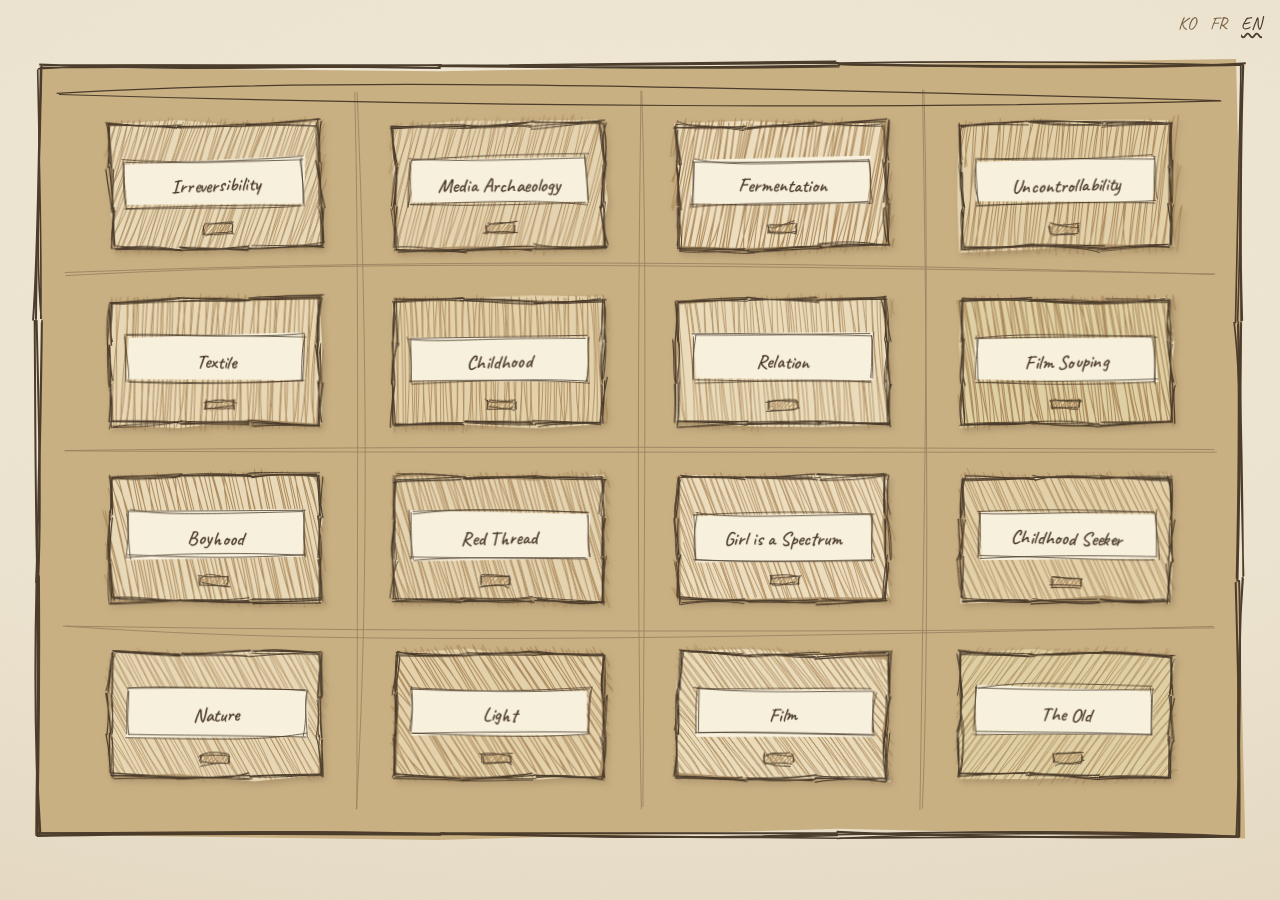
<file: index.html>
<!doctype html>
<html lang="ko">
<head>
  <meta charset="utf-8" />
  <meta name="viewport" content="width=device-width, initial-scale=1, maximum-scale=1, user-scalable=no" />
  <title>Reference Catalog</title>
  <link rel="preconnect" href="https://fonts.googleapis.com" />
  <link rel="preconnect" href="https://fonts.gstatic.com" crossorigin />
  <link href="https://fonts.googleapis.com/css2?family=Caveat:wght@400;600;700&family=Kalam:wght@300;400;700&display=swap" rel="stylesheet" />
  <link rel="stylesheet" href="cabinet.css?v=44" />
</head>
<body>
  <nav class="langswitch" id="langswitch" aria-label="Language"></nav>

  <div class="room" id="room">
    <div class="stage" id="stage">
      <svg class="cabinet-frame" id="cabinetFrame" viewBox="0 0 1001 635" aria-hidden="true"></svg>
      <div class="drawers" id="drawers"></div>
    </div>
  </div>

  <div class="overlay" id="overlay" hidden>
    <div class="overlay-backdrop" data-close></div>
    <div class="tray" role="dialog" aria-modal="true" aria-labelledby="trayLabel">
      <svg class="tray-ink" id="trayInk" aria-hidden="true"></svg>
      <div class="tray-head">
        <span class="tray-label" id="trayLabel"></span>
        <button class="tray-close" id="trayClose" type="button" data-close></button>
      </div>
      <div class="tray-cards" id="trayCards"></div>
    </div>
  </div>

  <main class="notepage" id="notepage" hidden></main>

  <noscript><p style="padding:20px;font-family:sans-serif">This catalog needs JavaScript. The plain list is at <a href="list.html">list.html</a>.</p></noscript>

  <script src="vendor/rough.js"></script>
  <script src="drawers.js?v=44"></script>
  <script src="i18n.js?v=44"></script>
  <script src="cabinet.js?v=44"></script>
</body>
</html>
</file>
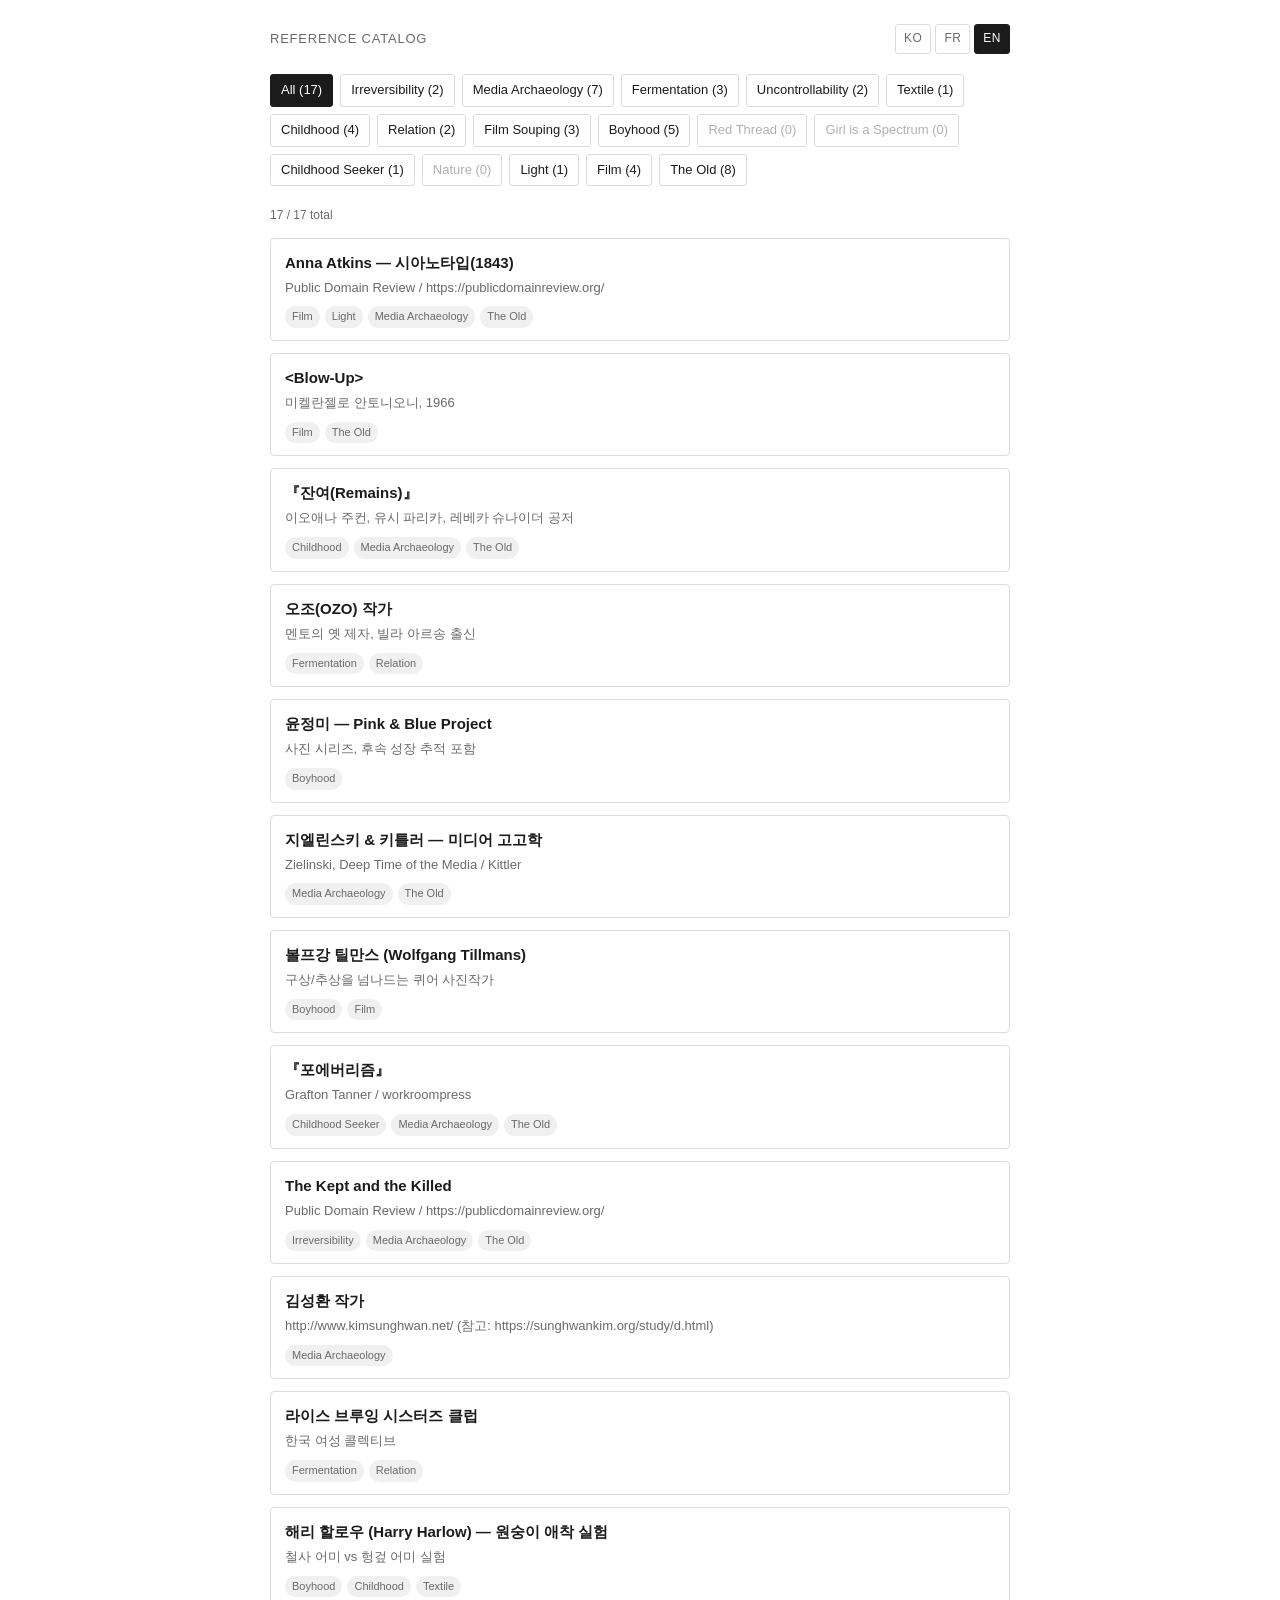
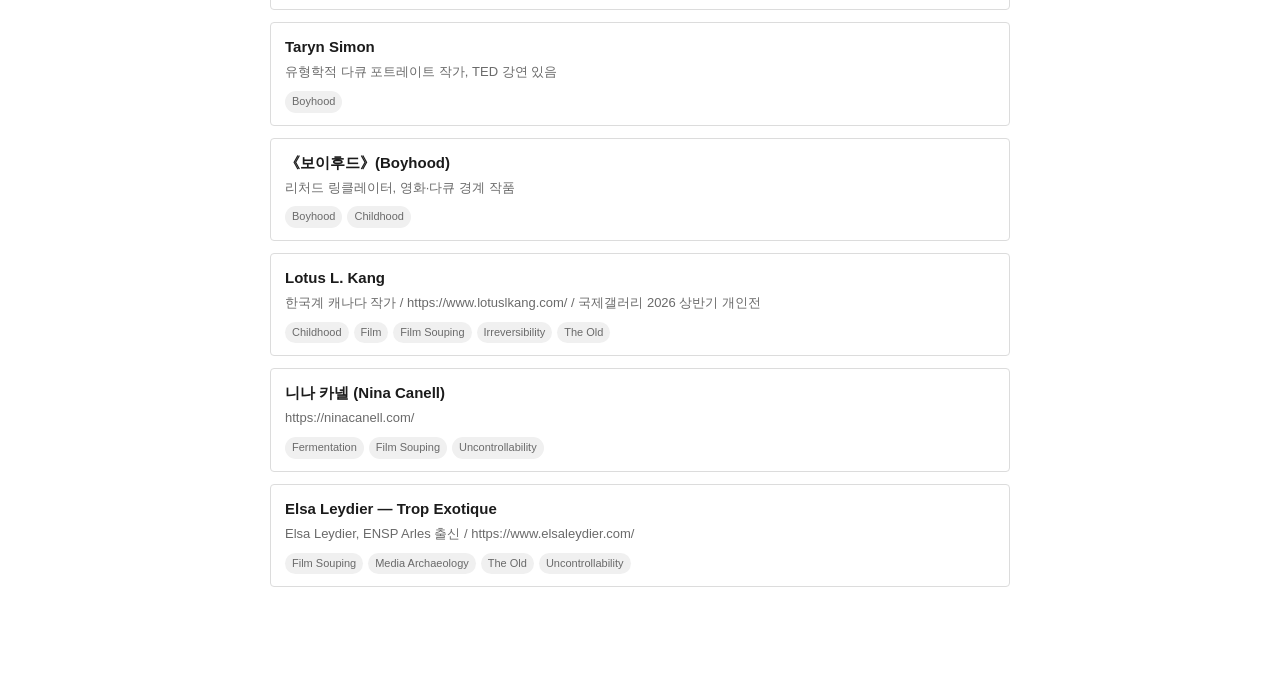
<file: list.html>
<!doctype html>
<html lang="ko">
<head>
  <meta charset="utf-8" />
  <meta name="viewport" content="width=device-width, initial-scale=1" />
  <title>Reference Catalog — plain list</title>
  <link rel="stylesheet" href="styles.css?v=2" />
</head>
<body>
  <main id="app"></main>

  <script src="drawers.js?v=2"></script>
  <script src="i18n.js?v=2"></script>
  <script src="app.js?v=2"></script>
</body>
</html>
</file>
<file: cabinet.css>
/* Stage 2 — hand-drawn cut-paper card catalog. Pencil + coloured pencil,
   wood-tone palette, no skeuomorphism. Wired to the Stage 1 data model. */

:root {
  --design-w: 1001px;
  --design-h: 635px;

  --paper: #efe6d2;
  --paper-deep: #e5d8bf;
  --graphite: #4b3a28;
  --graphite-soft: #7a6446;
  --kraft-note: #e7d3a4;
  --ink-hand: "Caveat", "Kalam", "Bradley Hand", cursive;
  --ink-body: "Kalam", "Caveat", "Comic Sans MS", cursive;

  --grain:
    url("data:image/svg+xml,%3Csvg xmlns='http://www.w3.org/2000/svg' width='160' height='160'%3E%3Cfilter id='g'%3E%3CfeTurbulence type='fractalNoise' baseFrequency='0.82' numOctaves='2' stitchTiles='stitch'/%3E%3CfeColorMatrix type='matrix' values='0 0 0 0 0 0 0 0 0 0 0 0 0 0 0 0 0 0 0.05 0'/%3E%3C/filter%3E%3Crect width='160' height='160' filter='url(%23g)'/%3E%3C/svg%3E");
}

* { box-sizing: border-box; }

html, body { margin: 0; height: 100%; }
body {
  background: var(--paper);
  color: var(--graphite);
  font-family: var(--ink-body);
  -webkit-font-smoothing: antialiased;
  overflow: hidden;
}
body:has(.notepage:not([hidden])) { overflow: auto; }

/* ---------- language switch (always on top) ---------- */
.langswitch {
  position: fixed;
  top: 12px;
  right: 16px;
  z-index: 30;
  display: flex;
  gap: 10px;
}
.lang {
  appearance: none;
  border: 0;
  background: transparent;
  cursor: pointer;
  font-family: var(--ink-hand);
  font-size: 18px;
  line-height: 1;
  color: var(--graphite-soft);
  padding: 2px 2px;
}
.lang:hover { color: var(--graphite); }
.lang.is-active {
  color: var(--graphite);
  text-decoration: underline wavy var(--graphite);
  text-underline-offset: 3px;
}
.lang:focus-visible { outline: 2px dashed var(--graphite-soft); outline-offset: 2px; }

/* ---------- sketchbook page + cabinet ---------- */
.room {
  position: fixed;
  inset: 0;
  overflow: hidden;
  background:
    radial-gradient(130% 90% at 50% 30%, #f4ecd9 0%, var(--paper) 55%, var(--paper-deep) 100%);
}
.room[hidden] { display: none; }
.room::before {
  content: "";
  position: absolute;
  inset: 0;
  background-image: var(--grain);
  background-size: 160px 160px;
  mix-blend-mode: multiply;
  opacity: 0.55;
  pointer-events: none;
}

.stage {
  position: absolute;
  left: 50%;
  top: 50%;
  width: var(--design-w);
  height: var(--design-h);
  transform-origin: center center;
  transform: translate(-50%, -50%) scale(1);
}

.cabinet-frame {
  position: absolute;
  inset: -18px;
  width: calc(100% + 36px);
  height: calc(100% + 36px);
  overflow: visible;
  pointer-events: none;
}

.drawers {
  position: absolute;
  inset: 0;
  display: grid;
  grid-template-columns: repeat(4, 223px);
  grid-template-rows: repeat(4, 132px);
  gap: 18px;
  place-content: center;
}

.drawer {
  position: relative;
  display: block;
  text-decoration: none;
  color: inherit;
  cursor: pointer;
  transform: rotate(var(--rot, 0deg));
  transition: transform 160ms ease, filter 160ms ease;
  filter: drop-shadow(2px 3.5px 2.5px rgba(58, 42, 26, 0.2));
}
.drawer:hover {
  transform: rotate(var(--rot, 0deg)) translateY(-3px) scale(1.02);
  filter: drop-shadow(3px 7px 5px rgba(58, 42, 26, 0.26));
}
.drawer:focus-visible {
  transform: rotate(var(--rot, 0deg)) translateY(-3px) scale(1.02);
  outline: none;
}
.drawer.is-open { transform: rotate(var(--rot, 0deg)) translateY(-2px) scale(1.03); }

.drawer-ink {
  position: absolute;
  inset: 0;
  width: 100%;
  height: 100%;
  overflow: visible;
  pointer-events: none;
}
.drawer-label {
  position: absolute;
  left: 50%;
  top: 50%;
  transform: translate(-50%, -52%) rotate(var(--tilt, -1deg));
  width: 88%;
  text-align: center;
  font-family: var(--ink-hand);
  font-weight: 600;
  font-size: 16.5px;
  line-height: 1.05;
  color: var(--graphite);
  pointer-events: none;
}
.drawer:focus-visible .drawer-label { text-decoration: underline wavy var(--graphite-soft); }

/* ---------- opened drawer (tray) ---------- */
.overlay {
  position: fixed;
  inset: 0;
  z-index: 20;
  display: grid;
  place-items: center;
}
.overlay[hidden] { display: none; }
.overlay-backdrop {
  position: absolute;
  inset: 0;
  background: rgba(244, 240, 228, 0.78);
  backdrop-filter: blur(1px);
  animation: fade 160ms ease;
}
.tray {
  position: relative;
  width: min(93vw, 1060px);
  max-height: 86vh;
  display: flex;
  flex-direction: column;
  background: transparent;
  animation: rise 200ms ease;
}
.tray-ink {
  position: absolute;
  z-index: 0;
  inset: -12px;
  width: calc(100% + 24px);
  height: calc(100% + 24px);
  overflow: visible;
  pointer-events: none;
}
.tray-head {
  position: relative;
  z-index: 1;
  display: flex;
  align-items: baseline;
  justify-content: space-between;
  gap: 16px;
  padding: 16px 24px 8px;
}
.tray-label {
  font-family: var(--ink-hand);
  font-weight: 700;
  font-size: 30px;
  color: var(--graphite);
}
.tray-close {
  appearance: none;
  border: 0;
  background: transparent;
  cursor: pointer;
  font-family: var(--ink-hand);
  font-size: 19px;
  color: var(--graphite-soft);
  padding: 4px 8px;
  text-decoration: underline wavy var(--graphite-soft);
}
.tray-close:hover { color: var(--graphite); }
.tray-close:focus-visible { outline: 2px dashed var(--graphite-soft); outline-offset: 2px; }
.tray-cards {
  position: relative;
  z-index: 1;
  display: flex;
  flex-wrap: wrap;
  gap: 24px 20px;
  justify-content: center;
  padding: 12px 22px 26px;
  overflow-y: auto;
}
.tray-empty {
  font-family: var(--ink-hand);
  font-size: 22px;
  color: var(--graphite-soft);
  padding: 34px;
}

/* ---------- a reference card (links to its note page) ---------- */
.rcard {
  position: relative;
  display: block;
  width: 240px;
  min-height: 176px;
  padding: 22px 18px 18px;
  text-decoration: none;
  color: var(--graphite);
  cursor: pointer;
  transition: transform 130ms ease;
}
.rcard:hover { transform: translateY(-3px) rotate(-0.5deg); }
.rcard:focus-visible { outline: 2px dashed var(--graphite-soft); outline-offset: 5px; }
.rcard-ink {
  position: absolute;
  z-index: 0;
  inset: -10px;
  width: calc(100% + 20px);
  height: calc(100% + 20px);
  overflow: visible;
  pointer-events: none;
}
.postit {
  position: relative;
  z-index: 1;
  display: block;
  margin: -10px -2px 0 -4px;
  padding: 12px 14px 12px;
  transform: rotate(-2deg);
}
.postit-ink {
  position: absolute;
  inset: -8px;
  width: calc(100% + 16px);
  height: calc(100% + 16px);
  overflow: visible;
  pointer-events: none;
}
.postit-text {
  position: relative;
  display: block;
  font-family: var(--ink-hand);
  font-weight: 600;
  font-size: 18.5px;
  line-height: 1.15;
  color: #5a4326;
}
.rcard-info {
  position: relative;
  z-index: 1;
  display: block;
  margin-top: 20px;
}
.rc-source {
  display: block;
  font-family: var(--ink-body);
  font-size: 13px;
  line-height: 1.4;
  color: #5c5140;
}
.rc-date {
  display: block;
  margin-top: 4px;
  font-family: var(--ink-hand);
  font-size: 15px;
  color: var(--graphite-soft);
}

/* ---------- note page ---------- */
.notepage {
  position: relative;
  z-index: 15;
  min-height: 100%;
  background:
    radial-gradient(130% 80% at 50% 0%, #f4ecd9 0%, var(--paper) 60%, var(--paper-deep) 100%);
  padding: 56px 18px 80px;
}
.notepage[hidden] { display: none; }
.notepage::before {
  content: "";
  position: fixed;
  inset: 0;
  background-image: var(--grain);
  background-size: 160px 160px;
  mix-blend-mode: multiply;
  opacity: 0.5;
  pointer-events: none;
}

.note-sheet {
  position: relative;
  max-width: 680px;
  margin: 0 auto;
  padding: 30px 34px 40px;
}
.note-ink {
  position: absolute;
  z-index: 0;
  inset: -14px;
  width: calc(100% + 28px);
  height: calc(100% + 28px);
  overflow: visible;
  pointer-events: none;
}
.note-inner { position: relative; z-index: 1; }

.note-back {
  display: inline-block;
  font-family: var(--ink-hand);
  font-size: 18px;
  color: var(--graphite-soft);
  text-decoration: underline wavy var(--graphite-soft);
  text-underline-offset: 3px;
  margin-bottom: 16px;
}
.note-back:hover { color: var(--graphite); }

.note-title {
  font-family: var(--ink-hand);
  font-weight: 700;
  font-size: 33px;
  line-height: 1.15;
  margin: 0;
  color: var(--graphite);
}
.squiggle { display: block; width: 100%; height: 10px; margin: 2px 0 10px; overflow: visible; }

.note-sub {
  margin: 0 0 22px;
  font-family: var(--ink-body);
  font-size: 13px;
  color: var(--graphite-soft);
}

.note-image {
  position: relative;
  display: grid;
  place-items: center;
  min-height: 200px;
  margin-bottom: 26px;
  overflow: hidden;
}
.note-image img { position: relative; z-index: 1; width: 100%; height: auto; display: block; }
.frame-ink {
  position: absolute;
  z-index: 0;
  inset: -8px;
  width: calc(100% + 16px);
  height: calc(100% + 16px);
  overflow: visible;
  pointer-events: none;
}
.note-image-label {
  position: relative;
  z-index: 1;
  font-family: var(--ink-hand);
  font-size: 18px;
  color: var(--graphite-soft);
}

.note-h {
  font-family: var(--ink-hand);
  font-weight: 700;
  font-size: 21px;
  color: var(--graphite-soft);
  margin: 22px 0 6px;
}
.note-body {
  margin: 0;
  font-family: var(--ink-body);
  font-size: 15.5px;
  line-height: 1.6;
  color: #47402f;
}
.note-body.is-empty { color: var(--graphite-soft); }
.note-fallback {
  margin: 0 0 8px;
  padding: 6px 10px;
  font-family: var(--ink-body);
  font-size: 12.5px;
  color: #6a5326;
  background: var(--kraft-note);
  border-radius: 2px;
}

.note-tags { display: flex; flex-wrap: wrap; gap: 8px 14px; }
.tag-link {
  font-family: var(--ink-hand);
  font-size: 17px;
  color: var(--graphite);
  text-decoration: underline wavy rgba(107, 100, 92, 0.7);
  text-underline-offset: 3px;
}
.tag-link:hover { color: #1f1c19; }

.note-source { margin: 22px 0 0; }
.note-source a {
  font-family: var(--ink-hand);
  font-size: 18px;
  color: var(--graphite);
  text-decoration: underline wavy var(--graphite-soft);
  text-underline-offset: 3px;
}

/* ---------- fallback if rough.js is unavailable ---------- */
.no-ink .drawer-label, .no-ink .postit { background: #faf7ef; }
.no-ink .drawer { border: 1px solid var(--graphite); }
.no-ink .drawer-label { padding: 3px 6px; }
.no-ink .postit { border: 1px solid var(--graphite); }
.no-ink .tray { border: 1px solid var(--graphite); background: var(--paper); }
.no-ink .rcard { border: 1px solid var(--graphite); background: #faf7ee; }
.no-ink .note-sheet { border: 1px solid var(--graphite); background: #faf7ee; }
.no-ink .note-image { border: 1px dashed var(--graphite); }

@keyframes fade { from { opacity: 0; } to { opacity: 1; } }
@keyframes rise {
  from { opacity: 0; transform: translateY(14px); }
  to { opacity: 1; transform: none; }
}
@media (prefers-reduced-motion: reduce) {
  .drawer, .rcard { transition: none; }
  .overlay-backdrop, .tray { animation: none; }
}

@media (max-width: 640px) {
  .rcard { width: 210px; min-height: 226px; }
  .tray-cards { gap: 18px 14px; padding: 10px 14px 20px; }
  .tray-label { font-size: 25px; }
  .note-sheet { padding: 24px 20px 32px; }
  .note-title { font-size: 28px; }
}
</file>
<file: styles.css>
/* Stage 1 — deliberately plain. Verifying data flow, not design.
   Stage 2 layers the drawn card-catalog visuals on top of this markup. */

:root {
  --bg: #ffffff;
  --ink: #1b1b1b;
  --muted: #6a6a6a;
  --line: #dcdcdc;
  --accent: #1b1b1b;
  --chip: #f0f0f0;
  --warn-bg: #fff8e1;
  --warn-ink: #7a5d00;
}

* { box-sizing: border-box; }

body {
  margin: 0;
  background: var(--bg);
  color: var(--ink);
  font: 16px/1.6 -apple-system, BlinkMacSystemFont, "Segoe UI", Roboto, Helvetica, Arial, sans-serif;
}

#app {
  max-width: 780px;
  margin: 0 auto;
  padding: 24px 20px 96px;
}

/* top bar */
.topbar {
  display: flex;
  align-items: center;
  justify-content: space-between;
  gap: 16px;
  margin-bottom: 20px;
  min-height: 30px;
}
.brand { font-size: 13px; letter-spacing: 0.06em; text-transform: uppercase; color: var(--muted); }
.back {
  font-size: 14px;
  color: var(--ink);
  text-decoration: none;
}
.back:hover { text-decoration: underline; }

.langswitch { display: flex; gap: 4px; }
.lang {
  font: inherit;
  font-size: 12px;
  letter-spacing: 0.04em;
  padding: 4px 8px;
  border: 1px solid var(--line);
  background: #fff;
  color: var(--muted);
  border-radius: 3px;
  cursor: pointer;
}
.lang:hover { border-color: var(--ink); color: var(--ink); }
.lang.is-active { background: var(--accent); color: #fff; border-color: var(--accent); }

/* warnings */
.warnings {
  background: var(--warn-bg);
  color: var(--warn-ink);
  border: 1px solid #f0e2a8;
  border-radius: 4px;
  padding: 8px 12px;
  margin-bottom: 18px;
  font-size: 13px;
}
.warnings summary { cursor: pointer; font-weight: 600; }
.warnings ul { margin: 8px 0 2px; padding-left: 20px; }

/* filters */
.filters { display: flex; flex-wrap: wrap; gap: 7px; }
.filter {
  font-size: 13px;
  padding: 5px 10px;
  border: 1px solid var(--line);
  border-radius: 3px;
  color: var(--ink);
  text-decoration: none;
}
.filter:hover { border-color: var(--ink); }
.filter.is-active { background: var(--accent); color: #fff; border-color: var(--accent); }
.filter.is-empty { color: #b0b0b0; }

.count { margin: 20px 0 12px; font-size: 12px; color: var(--muted); }

/* list */
.list { display: flex; flex-direction: column; gap: 12px; }
.card {
  display: block;
  border: 1px solid var(--line);
  border-radius: 4px;
  padding: 12px 14px;
  text-decoration: none;
  color: var(--ink);
}
.card:hover { border-color: var(--ink); }
.card-title { display: block; font-weight: 600; font-size: 15px; }
.card-meta { display: block; margin-top: 3px; font-size: 13px; color: var(--muted); }
.card-tags { display: flex; flex-wrap: wrap; gap: 5px; margin-top: 8px; }
.chip {
  font-size: 11px;
  padding: 2px 7px;
  background: var(--chip);
  border-radius: 999px;
  color: var(--muted);
}

.empty { color: var(--muted); font-size: 14px; }

/* note page */
.note { max-width: 640px; }
.note-title { font-size: 20px; margin: 4px 0 6px; }
.note-sub { margin: 0 0 20px; font-size: 13px; color: var(--muted); }

.note-image {
  border: 1px solid var(--line);
  border-radius: 4px;
  margin-bottom: 22px;
  overflow: hidden;
}
.note-image img { display: block; width: 100%; height: auto; }
.note-image.is-empty {
  display: grid;
  place-items: center;
  min-height: 160px;
  color: #b0b0b0;
  font-size: 13px;
  background: repeating-linear-gradient(45deg, #fafafa 0 10px, #f4f4f4 10px 20px);
}

.note-h {
  font-size: 12px;
  text-transform: uppercase;
  letter-spacing: 0.07em;
  color: var(--muted);
  margin: 0 0 6px;
}
.note-desc, .note-tags { margin-bottom: 22px; }
.note-body { margin: 0; font-size: 15px; }
.note-body.is-empty { color: var(--muted); }
.note-fallback {
  margin: 0 0 6px;
  font-size: 12px;
  color: var(--warn-ink);
  background: var(--warn-bg);
  border: 1px solid #f0e2a8;
  border-radius: 3px;
  padding: 4px 8px;
}

.tag-row { display: flex; flex-wrap: wrap; gap: 7px; }
.tag-link {
  font-size: 13px;
  padding: 4px 10px;
  border: 1px solid var(--line);
  border-radius: 999px;
  color: var(--ink);
  text-decoration: none;
}
.tag-link:hover { border-color: var(--ink); }

.note-source a { font-size: 14px; color: var(--ink); }
</file>
